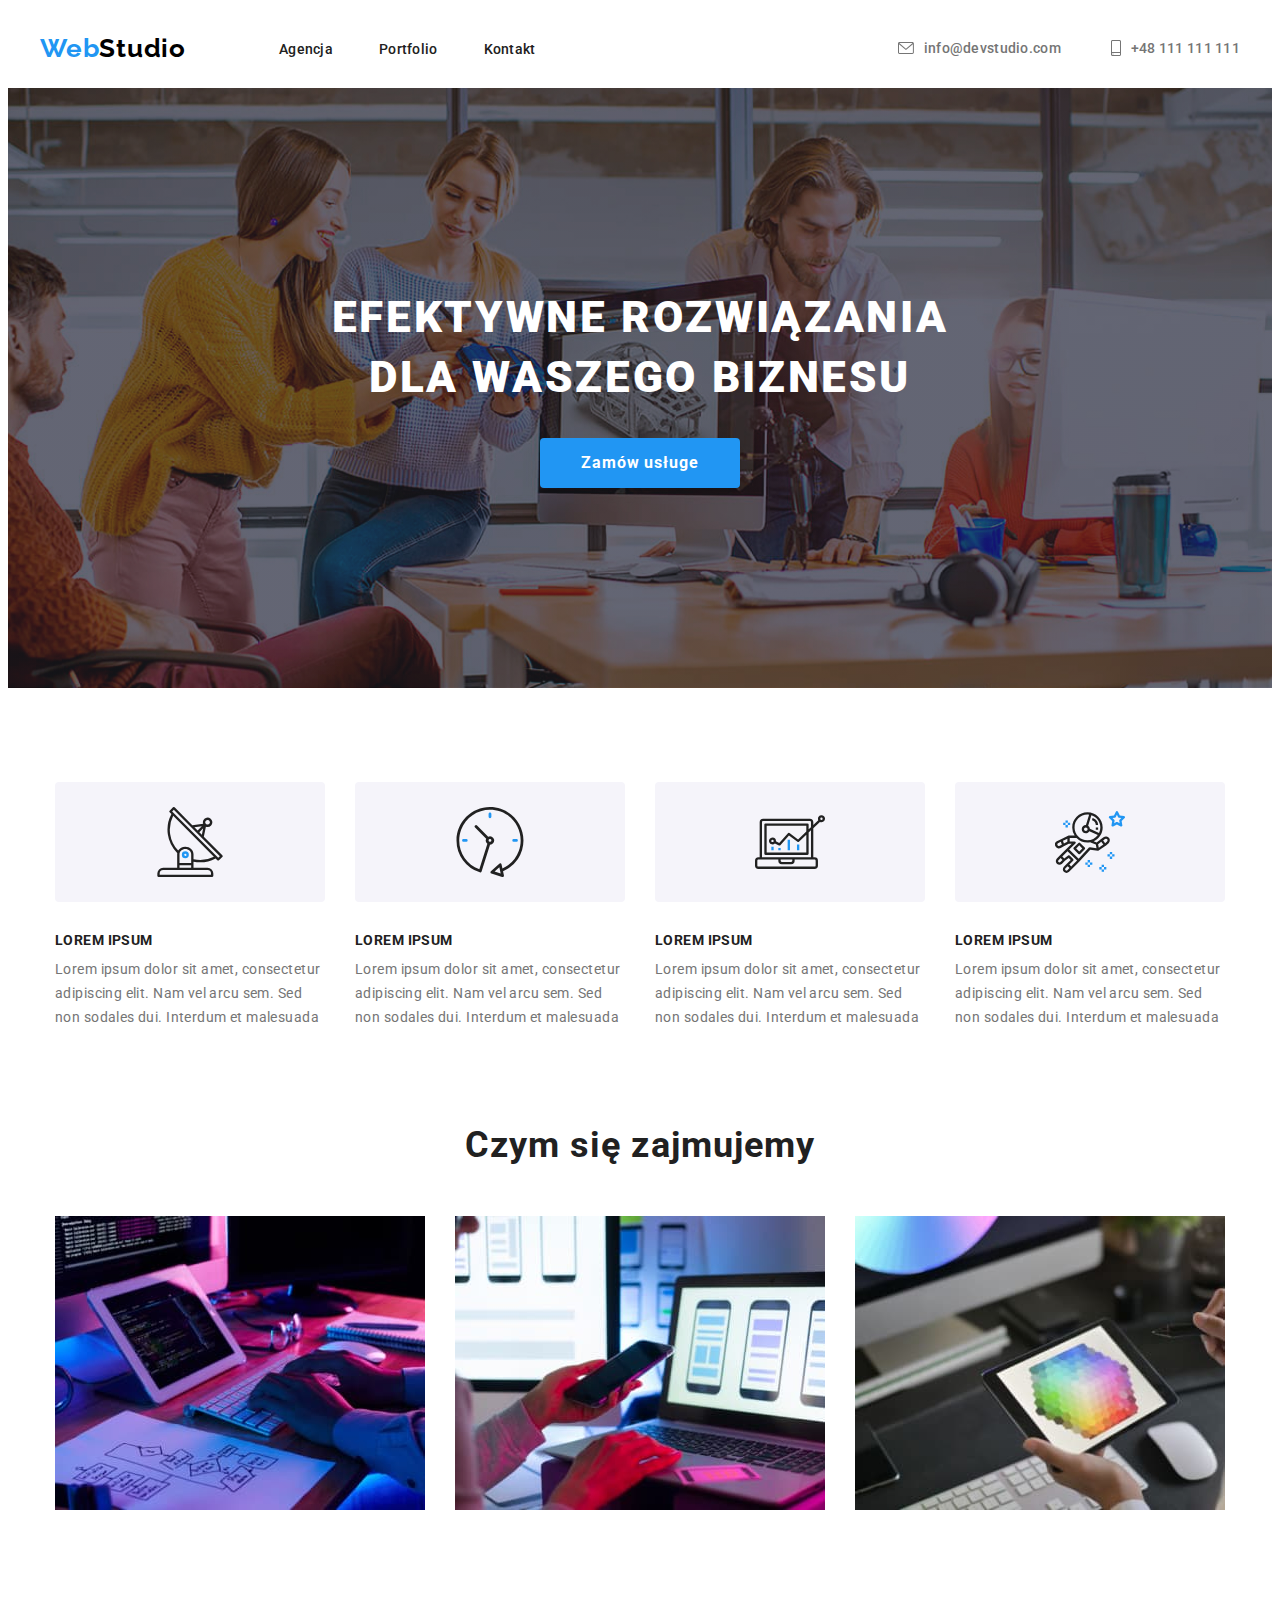
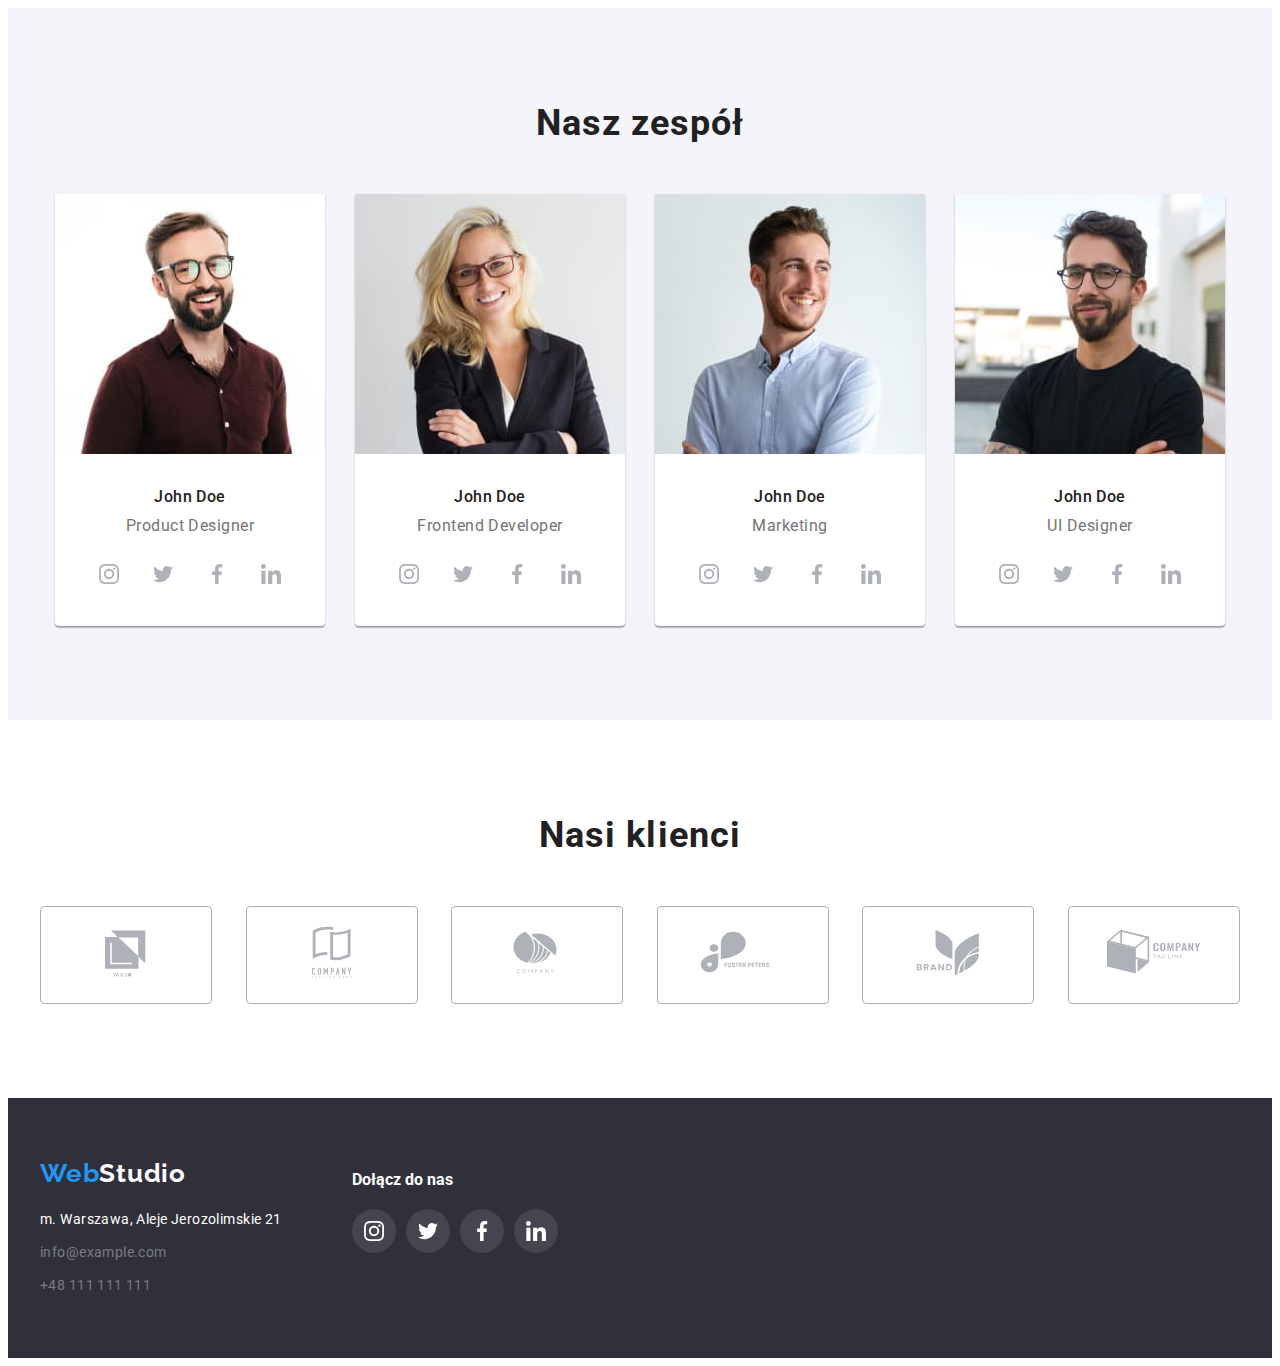
<file: index.html>
<!DOCTYPE html>
<html lang="pl">
  <head>
    <meta charset="UTF-8" />
    <meta http-equiv="X-UA-Compatible" content="IE=edge" />
    <meta name="viewport" content="width=device-width, initial-scale=1.0" />
    <link rel="preconnect" href="https://fonts.googleapis.com" />
    <link rel="preconnect" href="https://fonts.gstatic.com" crossorigin />
    <link
      href="https://fonts.googleapis.com/css2?family=Raleway:wght@700&family=Roboto:wght@400;500;700;900&display=swap"
      rel="stylesheet"
    />
    <link
      rel="stylesheet"
      href="https://cdnjs.cloudflare.com/ajax/libs/modern-normalize/1.1.0/modern-normalize.min.css"
      integrity="sha512-wpPYUAdjBVSE4KJnH1VR1HeZfpl1ub8YT/NKx4PuQ5NmX2tKuGu6U/JRp5y+Y8XG2tV+wKQpNHVUX03MfMFn9Q=="
      crossorigin="anonymous"
      referrerpolicy="no-referrer"
    />
    <link rel="stylesheet" href="css/styles.css" />
    <title>WebStudio</title>
  </head>
  <body>
    <header>
      <div class="container">
        <div class="links">
          <div class="left-link">
            <a href="index.html" class="logo"><span class="logo-blue">Web</span>Studio</a>
            <nav>
              <ul class="list nav-list">
                <li><a href="index.html" class="nav-link">Agencja</a></li>
                <li><a href="portfolio.html" class="nav-link">Portfolio</a></li>
                <li><a href="#" class="nav-link">Kontakt</a></li>
              </ul>
            </nav>
          </div>
          <div class="right-link">
            <ul class="list header-contact">
              <li>
                <a href="mailto:info@devstudio.com" class="nav-link">
                  <svg width="16" height="12" class="raster">
                    <use href="images/icons.svg#icon-envelope"></use></svg
                  >info@devstudio.com</a
                >
              </li>
              <li>
                <a href="tel:+48111111111" class="nav-link">
                  <svg width="10" height="16" class="raster">
                    <use href="images/icons.svg#icon-smartphone"></use></svg
                  >+48 111 111 111</a
                >
              </li>
            </ul>
          </div>
        </div>
      </div>
    </header>

    <main>
      <!-- Main section -->
      <section class="title-description section">
        <div class="container">
          <h1 class="title-text">Efektywne rozwiązania dla waszego biznesu</h1>
          <button class="title-button">Zamów usługe</button>
        </div>
      </section>

      <!-- ATUTY -->
      <section class="section-special">
        <div class="container">
          <ul class="list advantages-main">
            <li>
              <div class="adv-icon-background">
                <svg width="70" height="70">
                  <use href="images/icons.svg#icon-antenna"></use>
                </svg>
              </div>
              <h3 class="advantages-title">LOREM IPSUM</h3>
              <p class="advantages-desc">
                Lorem ipsum dolor sit amet, consectetur adipiscing elit. Nam vel arcu sem. Sed non
                sodales dui. Interdum et malesuada
              </p>
            </li>
            <li>
              <div class="adv-icon-background">
                <svg width="70" height="70">
                  <use href="images/icons.svg#icon-clock"></use>
                </svg>
              </div>
              <h3 class="advantages-title">LOREM IPSUM</h3>
              <p class="advantages-desc">
                Lorem ipsum dolor sit amet, consectetur adipiscing elit. Nam vel arcu sem. Sed non
                sodales dui. Interdum et malesuada
              </p>
            </li>
            <li>
              <div class="adv-icon-background">
                <svg width="70" height="70">
                  <use href="images/icons.svg#icon-diagram"></use>
                </svg>
              </div>
              <h3 class="advantages-title">LOREM IPSUM</h3>
              <p class="advantages-desc">
                Lorem ipsum dolor sit amet, consectetur adipiscing elit. Nam vel arcu sem. Sed non
                sodales dui. Interdum et malesuada
              </p>
            </li>
            <li>
              <div class="adv-icon-background">
                <svg width="70" height="70">
                  <use href="images/icons.svg#icon-astronaut"></use>
                </svg>
              </div>
              <h3 class="advantages-title">LOREM IPSUM</h3>
              <p class="advantages-desc">
                Lorem ipsum dolor sit amet, consectetur adipiscing elit. Nam vel arcu sem. Sed non
                sodales dui. Interdum et malesuada
              </p>
            </li>
          </ul>
        </div>
      </section>

      <!-- Czym się zajmujemy -->
      <section class="what-we-do section">
        <div class="container">
          <h2 class="heading">Czym się zajmujemy</h2>
          <ul class="list what-we-do-images-list">
            <li><img src="images/keyboard1.jpg" alt="keyboard" width="370" height="294" /></li>
            <li>
              <img src="images/phone_laptop2.jpg" alt="phone and laptop" width="370" height="294" />
            </li>
            <li><img src="images/tablet3.jpg" alt="tablet" width="370" height="294" /></li>
          </ul>
        </div>
      </section>

      <!-- TEAM -->
      <section class="team section">
        <div class="container">
          <h2 class="heading">Nasz zespół</h2>
          <ul class="list team-list">
            <li>
              <figure class="team-box">
                <img src="images/team/John_Doe_1.jpg" alt="John Dow 1" width="270" height="260" />
                <figcaption>
                  <p class="team-employe">John Doe</p>
                  <p class="team-job">Product Designer</p>
                  <ul class="list social-networks">
                    <li>
                      <a href="#" class="social-icon">
                        <svg width="20" height="20">
                          <use href="images/icons.svg#icon-instagram"></use>
                        </svg>
                      </a>
                    </li>
                    <li>
                      <a href="#" class="social-icon">
                        <svg width="20" height="20">
                          <use href="images/icons.svg#icon-twitter"></use>
                        </svg>
                      </a>
                    </li>
                    <li>
                      <a href="#" class="social-icon">
                        <svg width="20" height="20">
                          <use href="images/icons.svg#icon-facebook"></use>
                        </svg>
                      </a>
                    </li>
                    <li>
                      <a href="#" class="social-icon">
                        <svg width="20" height="20">
                          <use href="images/icons.svg#icon-linkedin"></use>
                        </svg>
                      </a>
                    </li>
                  </ul>
                </figcaption>
              </figure>
            </li>
            <li>
              <figure class="team-box">
                <img src="images/team/John_Doe_2.jpg" alt="John Dow 2" width="270" height="260" />
                <figcaption>
                  <p class="team-employe">John Doe</p>
                  <p class="team-job">Frontend Developer</p>
                  <ul class="list social-networks">
                    <li>
                      <a href="#" class="social-icon">
                        <svg width="20" height="20">
                          <use href="images/icons.svg#icon-instagram"></use>
                        </svg>
                      </a>
                    </li>
                    <li>
                      <a href="#" class="social-icon">
                        <svg width="20" height="20">
                          <use href="images/icons.svg#icon-twitter"></use>
                        </svg>
                      </a>
                    </li>
                    <li>
                      <a href="#" class="social-icon">
                        <svg width="20" height="20">
                          <use href="images/icons.svg#icon-facebook"></use>
                        </svg>
                      </a>
                    </li>
                    <li>
                      <a href="#" class="social-icon">
                        <svg width="20" height="20">
                          <use href="images/icons.svg#icon-linkedin"></use>
                        </svg>
                      </a>
                    </li>
                  </ul>
                </figcaption>
              </figure>
            </li>
            <li>
              <figure class="team-box">
                <img src="images/team/John_Doe_3.jpg" alt="John Dow 3" width="270" height="260" />
                <figcaption>
                  <p class="team-employe">John Doe</p>
                  <p class="team-job">Marketing</p>
                  <ul class="list social-networks">
                    <li>
                      <a href="#" class="social-icon">
                        <svg width="20" height="20">
                          <use href="images/icons.svg#icon-instagram"></use>
                        </svg>
                      </a>
                    </li>
                    <li>
                      <a href="#" class="social-icon">
                        <svg width="20" height="20">
                          <use href="images/icons.svg#icon-twitter"></use>
                        </svg>
                      </a>
                    </li>
                    <li>
                      <a href="#" class="social-icon">
                        <svg width="20" height="20">
                          <use href="images/icons.svg#icon-facebook"></use>
                        </svg>
                      </a>
                    </li>
                    <li>
                      <a href="#" class="social-icon">
                        <svg width="20" height="20">
                          <use href="images/icons.svg#icon-linkedin"></use>
                        </svg>
                      </a>
                    </li>
                  </ul>
                </figcaption>
              </figure>
            </li>
            <li>
              <figure class="team-box">
                <img src="images/team/John_Doe_4.jpg" alt="John Dow 4" width="270" height="260" />
                <figcaption>
                  <p class="team-employe">John Doe</p>
                  <p class="team-job">UI Designer</p>
                  <ul class="list social-networks">
                    <li>
                      <a href="#" class="social-icon">
                        <svg width="20" height="20">
                          <use href="images/icons.svg#icon-instagram"></use>
                        </svg>
                      </a>
                    </li>
                    <li>
                      <a href="#" class="social-icon">
                        <svg width="20" height="20">
                          <use href="images/icons.svg#icon-twitter"></use>
                        </svg>
                      </a>
                    </li>
                    <li>
                      <a href="#" class="social-icon">
                        <svg width="20" height="20">
                          <use href="images/icons.svg#icon-facebook"></use>
                        </svg>
                      </a>
                    </li>
                    <li>
                      <a href="#" class="social-icon">
                        <svg width="20" height="20">
                          <use href="images/icons.svg#icon-linkedin"></use>
                        </svg>
                      </a>
                    </li>
                  </ul>
                </figcaption>
              </figure>
            </li>
          </ul>
        </div>
      </section>

      <!-- OUR CUSTOMERS -->
      <section class="customers section">
        <div class="container">
          <h2 class="heading">Nasi klienci</h2>
          <ul class="list customers-list">
            <li>
              <a href="#" class="customer-icon-container">
                <svg width="106" height="60" class="customer-icon">
                  <use href="images/icons.svg#icon-logo1"></use>
                </svg>
              </a>
            </li>
            <li>
              <a href="#" class="customer-icon-container">
                <svg width="106" height="60" class="customer-icon">
                  <use href="images/icons.svg#icon-logo2"></use>
                </svg>
              </a>
            </li>
            <li>
              <a href="#" class="customer-icon-container">
                <svg width="106" height="60" class="customer-icon">
                  <use href="images/icons.svg#icon-logo3"></use>
                </svg>
              </a>
            </li>
            <li>
              <a href="#" class="customer-icon-container">
                <svg width="106" height="60" class="customer-icon">
                  <use href="images/icons.svg#icon-logo4"></use>
                </svg>
              </a>
            </li>
            <li>
              <a href="#" class="customer-icon-container">
                <svg width="106" height="60" class="customer-icon">
                  <use href="images/icons.svg#icon-logo5"></use>
                </svg>
              </a>
            </li>
            <li>
              <a href="#" class="customer-icon-container">
                <svg width="106" height="60" class="customer-icon">
                  <use href="images/icons.svg#icon-logo6"></use>
                </svg>
              </a>
            </li>
          </ul>
        </div>
      </section>
    </main>

    <footer class="contact">
      <div class="container footer-elements">
        <div>
          <a href="index.html" class="logo logo-white"><span class="logo-blue">Web</span>Studio</a>
          <address class="address-info">
            m. Warszawa, Aleje Jerozolimskie 21<br />
            <a href="mailto:info@example.com" class="contact-page-link">info@example.com</a><br />
            <a href="tel:+48111111111" class="contact-page-link">+48 111 111 111</a>
          </address>
        </div>
        <div class="social-footer">
          <h4>Dołącz do nas</h4>
          <ul class="list social-networks-footer">
            <li>
              <a href="#" class="social-icon">
                <svg width="20" height="20">
                  <use href="images/icons.svg#icon-instagram"></use>
                </svg>
              </a>
            </li>
            <li>
              <a href="#" class="social-icon">
                <svg width="20" height="20">
                  <use href="images/icons.svg#icon-twitter"></use>
                </svg>
              </a>
            </li>
            <li>
              <a href="#" class="social-icon">
                <svg width="20" height="20">
                  <use href="images/icons.svg#icon-facebook"></use>
                </svg>
              </a>
            </li>
            <li>
              <a href="#" class="social-icon">
                <svg width="20" height="20">
                  <use href="images/icons.svg#icon-linkedin"></use>
                </svg>
              </a>
            </li>
          </ul>
        </div>
      </div>
    </footer>
  </body>
</html>
</file>
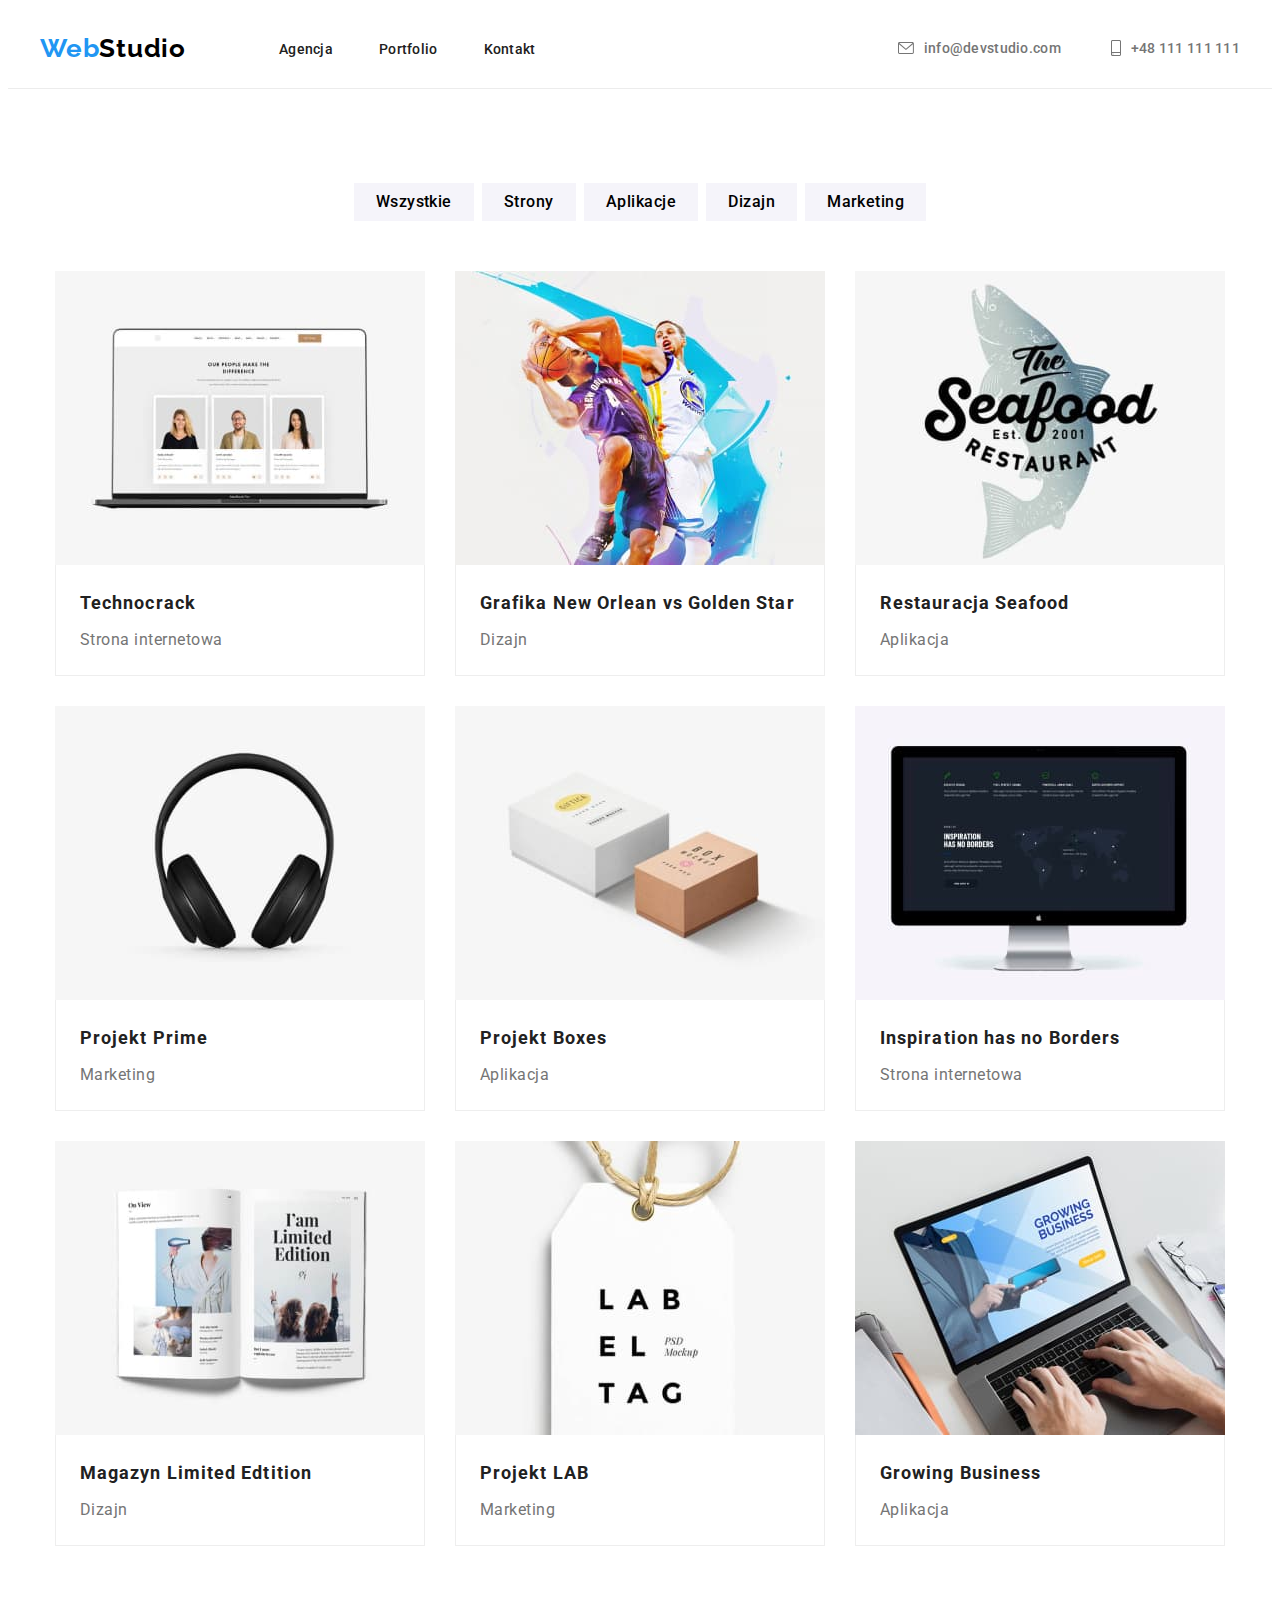
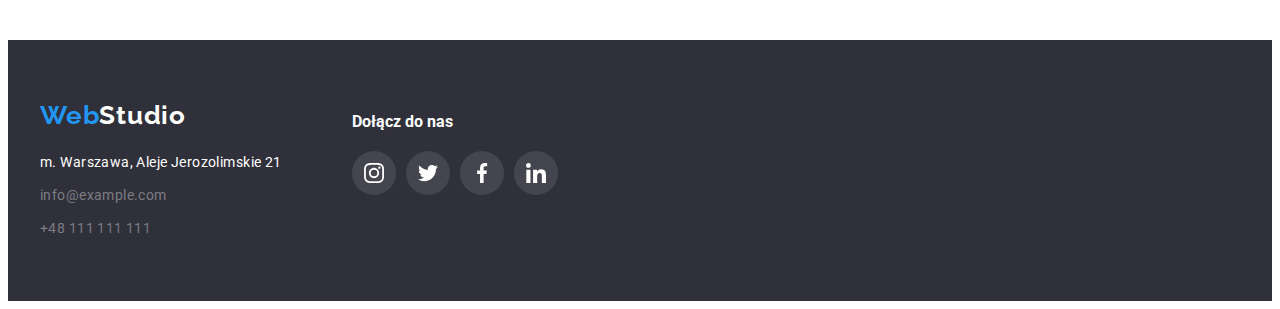
<file: portfolio.html>
<!DOCTYPE html>
<html lang="en">
  <head>
    <meta charset="UTF-8" />
    <meta http-equiv="X-UA-Compatible" content="IE=edge" />
    <meta name="viewport" content="width=device-width, initial-scale=1.0" />
    <link rel="preconnect" href="https://fonts.googleapis.com" />
    <link rel="preconnect" href="https://fonts.gstatic.com" crossorigin />
    <link
      href="https://fonts.googleapis.com/css2?family=Raleway:wght@700&family=Roboto:wght@400;500;700;900&display=swap"
      rel="stylesheet"
    />
    <link
      rel="stylesheet"
      href="https://cdnjs.cloudflare.com/ajax/libs/modern-normalize/1.1.0/modern-normalize.min.css"
      integrity="sha512-wpPYUAdjBVSE4KJnH1VR1HeZfpl1ub8YT/NKx4PuQ5NmX2tKuGu6U/JRp5y+Y8XG2tV+wKQpNHVUX03MfMFn9Q=="
      crossorigin="anonymous"
      referrerpolicy="no-referrer"
    />
    <link rel="stylesheet" href="css/styles.css" />
    <title>Portfolio</title>
  </head>
  <body>
    <header class="header-border">
      <div class="container">
        <div class="links">
          <div class="left-link">
            <a href="index.html" class="logo"><span class="logo-blue">Web</span>Studio</a>
            <nav>
              <ul class="list nav-list">
                <li><a href="index.html" class="nav-link">Agencja</a></li>
                <li><a href="portfolio.html" class="nav-link">Portfolio</a></li>
                <li><a href="#" class="nav-link">Kontakt</a></li>
              </ul>
            </nav>
          </div>
          <div class="right-link">
            <ul class="list header-contact">
              <li>
                <a href="mailto:info@devstudio.com" class="nav-link">
                  <svg width="16" height="12" class="raster">
                    <use href="images/icons.svg#icon-envelope"></use></svg
                  >info@devstudio.com</a
                >
              </li>
              <li>
                <a href="tel:+48111111111" class="nav-link">
                  <svg width="10" height="16" class="raster">
                    <use href="images/icons.svg#icon-smartphone"></use></svg
                  >+48 111 111 111</a
                >
              </li>
            </ul>
          </div>
        </div>
      </div>
    </header>

    <main>
      <div class="container">
        <section class="section">
          <!-- przyciski -->
          <div class="portfolio-elements buttons">
            <ul class="list buttons-list">
              <li><button type="button" class="portfolio-button">Wszystkie</button></li>
              <li><button type="button" class="portfolio-button">Strony</button></li>
              <li><button type="button" class="portfolio-button">Aplikacje</button></li>
              <li><button type="button" class="portfolio-button">Dizajn</button></li>
              <li><button type="button" class="portfolio-button">Marketing</button></li>
            </ul>
          </div>

          <!-- elementy portfolio -->

          <ul class="list portfolio-list">
            <li>
              <figure>
                <img
                  src="images/portfolio/technocrack.jpg"
                  alt="technocrack"
                  width="370"
                  height="294"
                />
                <figcaption>
                  <h3 class="portfolio-project">Technocrack</h3>
                  <span class="portfolio-description">Strona internetowa</span>
                </figcaption>
              </figure>
            </li>
            <li>
              <figure>
                <img
                  src="images/portfolio/basketball.jpg"
                  alt="gra w koszykówkę"
                  width="370"
                  height="294"
                />
                <figcaption>
                  <h3 class="portfolio-project">Grafika New Orlean vs Golden Star</h3>
                  <span class="portfolio-description">Dizajn</span>
                </figcaption>
              </figure>
            </li>
            <li>
              <figure>
                <img
                  src="images/portfolio/seafood.jpg"
                  alt="restauracja z owocami morza"
                  width="370"
                  height="294"
                />
                <figcaption>
                  <h3 class="portfolio-project">Restauracja Seafood</h3>
                  <span class="portfolio-description">Aplikacja</span>
                </figcaption>
              </figure>
            </li>
            <li>
              <figure>
                <img
                  src="images/portfolio/headphones.jpg"
                  alt="słuchawki"
                  width="370"
                  height="294"
                />
                <figcaption>
                  <h3 class="portfolio-project">Projekt Prime</h3>
                  <span class="portfolio-description">Marketing</span>
                </figcaption>
              </figure>
            </li>
            <li>
              <figure>
                <img src="images/portfolio/boxes.jpg" alt="pudełka" width="370" height="294" />
                <figcaption>
                  <h3 class="portfolio-project">Projekt Boxes</h3>
                  <span class="portfolio-description">Aplikacja</span>
                </figcaption>
              </figure>
            </li>
            <li>
              <figure>
                <img src="images/portfolio/monitor.jpg" alt="monitor" width="370" height="294" />
                <figcaption>
                  <h3 class="portfolio-project">Inspiration has no Borders</h3>
                  <span class="portfolio-description">Strona internetowa</span>
                </figcaption>
              </figure>
            </li>
            <li>
              <figure>
                <img src="images/portfolio/book.jpg" alt="książka" width="370" height="294" />
                <figcaption>
                  <h3 class="portfolio-project">Magazyn Limited Edtition</h3>
                  <span class="portfolio-description">Dizajn</span>
                </figcaption>
              </figure>
            </li>
            <li>
              <figure>
                <img src="images/portfolio/lab.jpg" alt="label tag" width="370" height="294" />
                <figcaption>
                  <h3 class="portfolio-project">Projekt LAB</h3>
                  <span class="portfolio-description">Marketing</span>
                </figcaption>
              </figure>
            </li>
            <li>
              <figure>
                <img src="images/portfolio/laptop.jpg" alt="laptop" width="370" height="294" />
                <figcaption>
                  <h3 class="portfolio-project">Growing Business</h3>
                  <span class="portfolio-description">Aplikacja</span>
                </figcaption>
              </figure>
            </li>
          </ul>
        </section>
      </div>
    </main>

    <footer class="contact">
      <div class="container footer-elements">
        <div>
          <a href="index.html" class="logo logo-white"><span class="logo-blue">Web</span>Studio</a>
          <address class="address-info">
            m. Warszawa, Aleje Jerozolimskie 21<br />
            <a href="mailto:info@example.com" class="contact-page-link">info@example.com</a><br />
            <a href="tel:+48111111111" class="contact-page-link">+48 111 111 111</a>
          </address>
        </div>
        <div class="social-footer">
          <h4>Dołącz do nas</h4>
          <ul class="list social-networks-footer">
            <li>
              <a href="#" class="social-icon">
                <svg width="20" height="20">
                  <use href="images/icons.svg#icon-instagram"></use>
                </svg>
              </a>
            </li>
            <li>
              <a href="#" class="social-icon">
                <svg width="20" height="20">
                  <use href="images/icons.svg#icon-twitter"></use>
                </svg>
              </a>
            </li>
            <li>
              <a href="#" class="social-icon">
                <svg width="20" height="20">
                  <use href="images/icons.svg#icon-facebook"></use>
                </svg>
              </a>
            </li>
            <li>
              <a href="#" class="social-icon">
                <svg width="20" height="20">
                  <use href="images/icons.svg#icon-linkedin"></use>
                </svg>
              </a>
            </li>
          </ul>
        </div>
      </div>
    </footer>
  </body>
</html>
</file>
<file: css/styles.css>
:root {
  --blue-text: #2196f3;
  --black-text: #000;
  --grey-text: #212121;
  --white: #fff;
  --dimmedWhiteDark: #ffffff1a;
  --light-grey: #757575;
  --dimmed-white: #ffffff60;
  --team-background-color: #f5f4fa;
  --darkGrey-background-color: #2f303a;
  --lightGrey-background-color: #e5e5e5;
  --headerBorder: #ececec;
  --greyBorderPortfolio: #eeeeee;
  --iconBorder: #afb1b8;
  --photoGradient: rgba(47, 48, 58, 0.4);
}

body {
  font-family: 'Roboto', sans-serif;
  color: var(--grey-text);
}

h1,
h2,
h3,
h4,
ul,
p {
  margin: 0;
  padding: 0;
}

.section {
  padding-top: 94px;
  padding-bottom: 94px;
}

.container {
  width: 1200px;
  padding: 0 15px;
  margin-left: auto;
  margin-right: auto;
}

.header-border {
  border-bottom: 1px solid var(--headerBorder);
}

.links {
  display: flex;
  align-items: center;
  justify-content: space-between;
  padding: 25px 0;
}

.left-link {
  display: flex;
  align-items: center;
}

.nav-list {
  display: flex;
  gap: 46px;
}

.header-contact {
  display: flex;
  gap: 50px;
}

/* LOGO */
.logo {
  font-family: Raleway;
  font-weight: 700;
  font-size: 26px;
  letter-spacing: 0.03em;
  line-height: 1.17;
  color: var(--black-text);
  text-decoration: none;

  /* hw03 */
  margin-right: 93px;
}

.logo-blue {
  color: var(--blue-text);
}

.logo-white {
  color: var(--white);
  margin-right: 0;
}

.nav-link {
  font-size: 14px;
  font-weight: 500;
  text-decoration: none;
  letter-spacing: 0.02em;
  line-height: 1.17;
  color: inherit;
}

.header-contact .nav-link {
  color: var(--light-grey);
}

.header-contact li:hover .raster,
.nav-link:hover,
.nav-link:focus,
.nav-link:focus .raster {
  color: var(--blue-text);
  fill: var(--blue-text);
}

/* TITLE */
.title-description {
  color: var(--white);
  text-align: center;
  background-color: var(--darkGrey-background-color);
  background-image: linear-gradient(to bottom, var(--photoGradient), var(--photoGradient)),
    url(../images/title_photo.jpg);
  background-repeat: no-repeat;
  background-position: center;
  background-size: 1600px;
}

.title-description > div {
  padding: 106px 0;
}

.title-text {
  text-transform: uppercase;
  font-weight: 900;
  font-size: 44px;
  line-height: 1.36;
  letter-spacing: 0.06em;

  /* hw-03 */
  width: 696px;
  margin-left: auto;
  margin-right: auto;
  margin-bottom: 30px;
}

.title-button {
  font-family: 'Roboto', sans-serif;
  font-size: 16px;
  font-weight: 700;
  line-height: 1.875;
  letter-spacing: 0.06em;
  color: var(--white);
  background-color: var(--blue-text);
  border-style: none;

  /* hw-03 */
  padding: 10px 41px;
  border-radius: 4px;
  box-shadow: 0px 4px 4px rgba(0, 0, 0, 0.15);
}

.title-button:hover {
  cursor: pointer;
}

/* ADVANTAGES */
.section-special {
  padding-top: 94px;
}

.advantages-main {
  display: flex;
  justify-content: center;
  gap: 30px;
}

.advantages-title {
  font-size: 14px;
  font-weight: 700;
  letter-spacing: 0.03em;
  line-height: 1.17;
  padding-bottom: 10px;
}

.advantages-desc {
  font-size: 14px;
  line-height: 1.71;
  letter-spacing: 0.03em;
  color: var(--light-grey);

  /* hw-03 */
  width: 270px;
}

/* WHAT WE DO */
.what-we-do-images-list {
  display: flex;
  justify-content: center;
  gap: 30px;
}

.what-we-do {
  text-align: center;
}

/* TITLE PAGE HEADERS */
.heading {
  font-size: 36px;
  letter-spacing: 0.03em;
  line-height: 1.17;

  /* hw-03 */
  margin-bottom: 50px;
}

/* TEAM */
.team-list {
  display: flex;
  justify-content: center;
  gap: 30px;
}

.team {
  text-align: center;
  background-color: var(--team-background-color);
}

.team-box {
  background-color: var(--white);
  box-shadow: 0px 1px 3px rgba(0, 0, 0, 0.12), 0px 1px 1px rgba(0, 0, 0, 0.14),
    0px 2px 1px rgba(0, 0, 0, 0.2);
  border-radius: 0px 0px 4px 4px;
  margin: 0px;
}

.team-employe {
  font-size: 16px;
  font-weight: 500;
  letter-spacing: 0.03em;
  line-height: 1.17;

  /* hw-03 */
  padding-top: 30px;
  padding-bottom: 10px;
}

.team-job {
  font-size: 16px;
  letter-spacing: 0.03em;
  line-height: 1.17;
  color: var(--light-grey);
}

/* PORTFOLIO */
.portfolio-elements {
  text-align: center;
}

/* PORTFOLIO BUTTONS */
.buttons {
  margin-bottom: 50px;
}

.buttons-list {
  display: flex;
  justify-content: center;
  gap: 8px;
}

.portfolio-button {
  font-family: 'Roboto', sans-serif;
  font-size: 16px;
  font-weight: 500;
  line-height: 1.625;
  letter-spacing: 0.03em;
  border-style: none;
  background-color: var(--team-background-color);

  /* hw-03 */
  padding: 6px 22px;
}

.portfolio-button:hover {
  background-color: var(--blue-text);
  color: var(--white);
  cursor: pointer;
  box-shadow: 0px 3px 1px rgba(0, 0, 0, 0.1), 0px 1px 2px rgba(0, 0, 0, 0.08),
    0px 2px 2px rgba(0, 0, 0, 0.12);
  border-radius: 4px;
}

.portfolio-list {
  display: flex;
  flex-wrap: wrap;
  justify-content: center;
  gap: 30px;
}

.portfolio-list li:hover {
  box-shadow: 0px 1px 1px rgba(0, 0, 0, 0.12), 0px 4px 4px rgba(0, 0, 0, 0.06),
    1px 4px 6px rgba(0, 0, 0, 0.16);
}

.portfolio-list figure {
  margin: 0px;
}

.portfolio-list figcaption {
  border: 1px var(--greyBorderPortfolio) solid;
  border-top: 0;
  padding: 20px 24px;
}

.portfolio-list img {
  display: block;
}

.portfolio-list h3 {
  padding-bottom: 4px;
}

.portfolio-project {
  font-size: 18px;
  font-weight: 700;
  line-height: 2;
  letter-spacing: 0.06em;
}

.portfolio-description {
  font-size: 16px;
  line-height: 1.875;
  letter-spacing: 0.03em;
  color: var(--light-grey);
}

/* OUR CUSTOMERS */
.customers {
  text-align: center;
}

/* FOOTER */
.contact .container {
  padding: 60px 0px;
}

.contact {
  color: var(--white);
  background-color: var(--darkGrey-background-color);
}

.contact-page-link {
  color: var(--dimmed-white);
  text-decoration: none;
  font-size: 14px;
  line-height: 1.71;
  letter-spacing: 0.03em;
  display: inline-block;
}

.contact-page-link:nth-child(2) {
  padding: 9px 0;
}

.address-info {
  font-style: normal;
  font-size: 14px;
  line-height: 1.71;
  letter-spacing: 0.03em;
  padding-top: 20px;
}

.contact-page-link:hover,
.contact-page-link:focus {
  text-decoration: underline;
}

/* lists without styles */
.list {
  list-style-type: none;
}

/* ICONS */
.header-contact a {
  display: flex;
  align-items: center;
  gap: 10px;
}

.raster {
  fill: var(--light-grey);
}

.adv-icon-background {
  background-color: var(--team-background-color);
  width: 270px;
  height: 120px;
  margin-bottom: 30px;
  border-radius: 4px;
  display: flex;
  align-items: center;
  justify-content: center;
}

.customers-logo {
  display: flex;
}

.customers-list {
  display: flex;
  justify-content: space-between;
}

.customer-icon-container {
  display: block;
  padding: 16px 32px;
  border: 1px solid var(--iconBorder);
  border-radius: 4px;
}

.customer-icon {
  fill: var(--iconBorder);
}

.customer-icon-container:hover,
.customer-icon-container:hover .customer-icon,
.customer-icon-container:focus,
.customer-icon-container:focus .customer-icon {
  border-color: var(--blue-text);
  fill: var(--blue-text);
}

.social-networks {
  display: flex;
  gap: 10px;
  padding: 16px 32px 30px;
}

.social-icon {
  display: block;
  padding: 12px;
  font-size: 0;
}

.social-icon svg {
  fill: var(--iconBorder);
}

.social-icon:hover,
.social-icon:focus {
  background-color: var(--blue-text);
  border-radius: 50%;
}

.social-icon:hover svg,
.social-icon:focus svg {
  fill: var(--white);
}

.social-networks-footer {
  display: flex;
  gap: 10px;
}

.social-networks-footer svg {
  fill: var(--white);
}

.social-networks-footer a {
  background-color: var(--dimmedWhiteDark);
  border-radius: 50%;
}

.footer-elements {
  display: flex;
}

.social-footer {
  margin-left: 70px;
}

.social-footer h4 {
  padding-top: 12px;
  padding-bottom: 20px;
}
</file>
